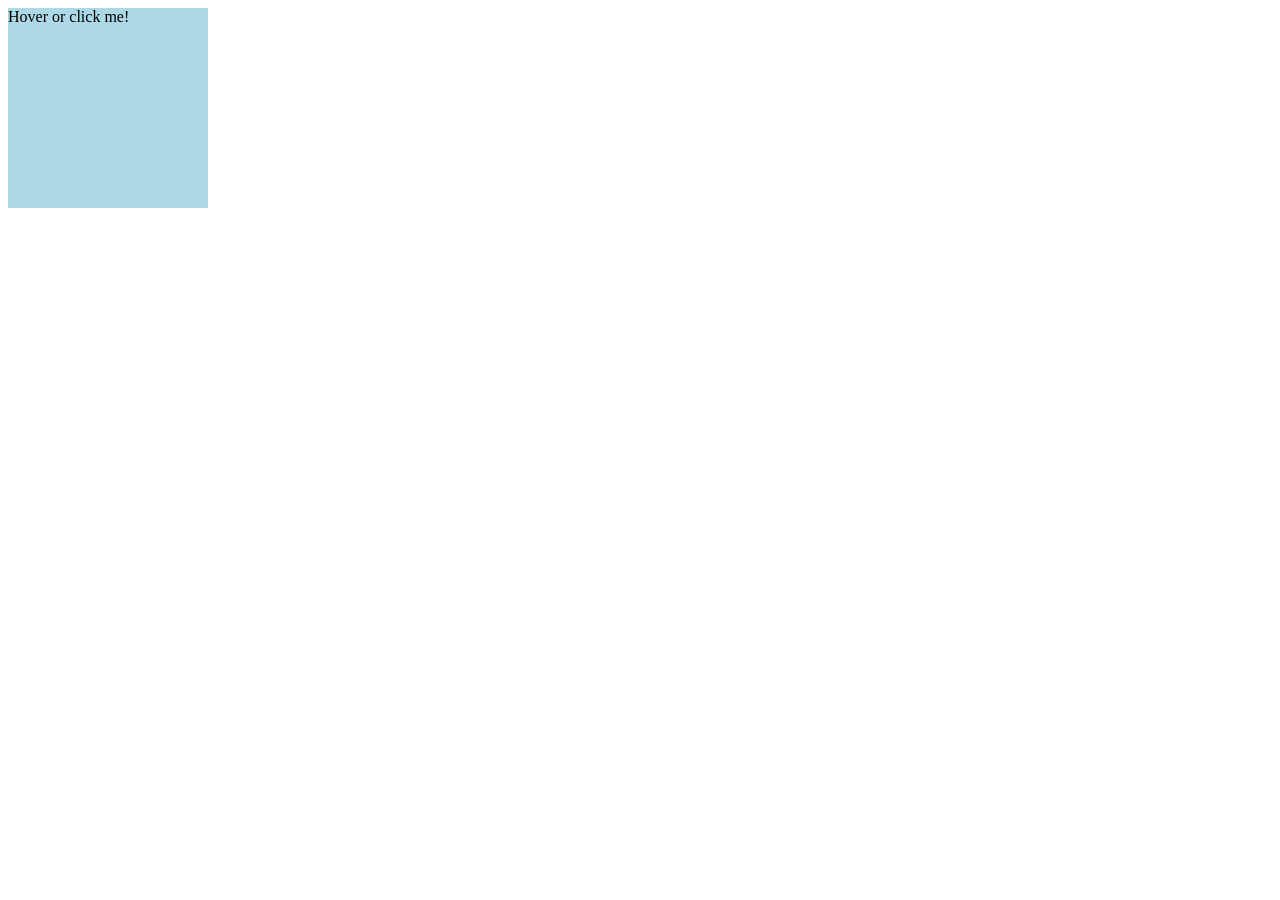
<file: pointerEvents.html>
<!DOCTYPE html>
<html lang="en">

<head>
    <meta charset="UTF-8">
    <meta name="viewport" content="width=device-width, initial-scale=1.0">
    <title>Document</title>
</head>

<body>

    <div id="myElement" style="width: 200px; height: 200px; background-color: lightblue;">
        Hover or click me!
    </div>
</body>
<script>
    function simulatePointerEvents() {
        const moveEvent = new PointerEvent("pointermove");
        const downEvent = new PointerEvent("pointerdown", {
            pointerId: 1,
            bubbles: true,
            cancelable: true,
            pointerType: "touch",
            width: 100,
            height: 100,
            isPrimary: true,
        });

        // Do something with the events
        // For example, you can dispatch them to an element
        const element = document.getElementById("myElement");
        element.dispatchEvent(moveEvent);
        element.dispatchEvent(downEvent);
    }

    // Call the function to simulate the pointer events
    simulatePointerEvents();
</script>

</html>
</file>
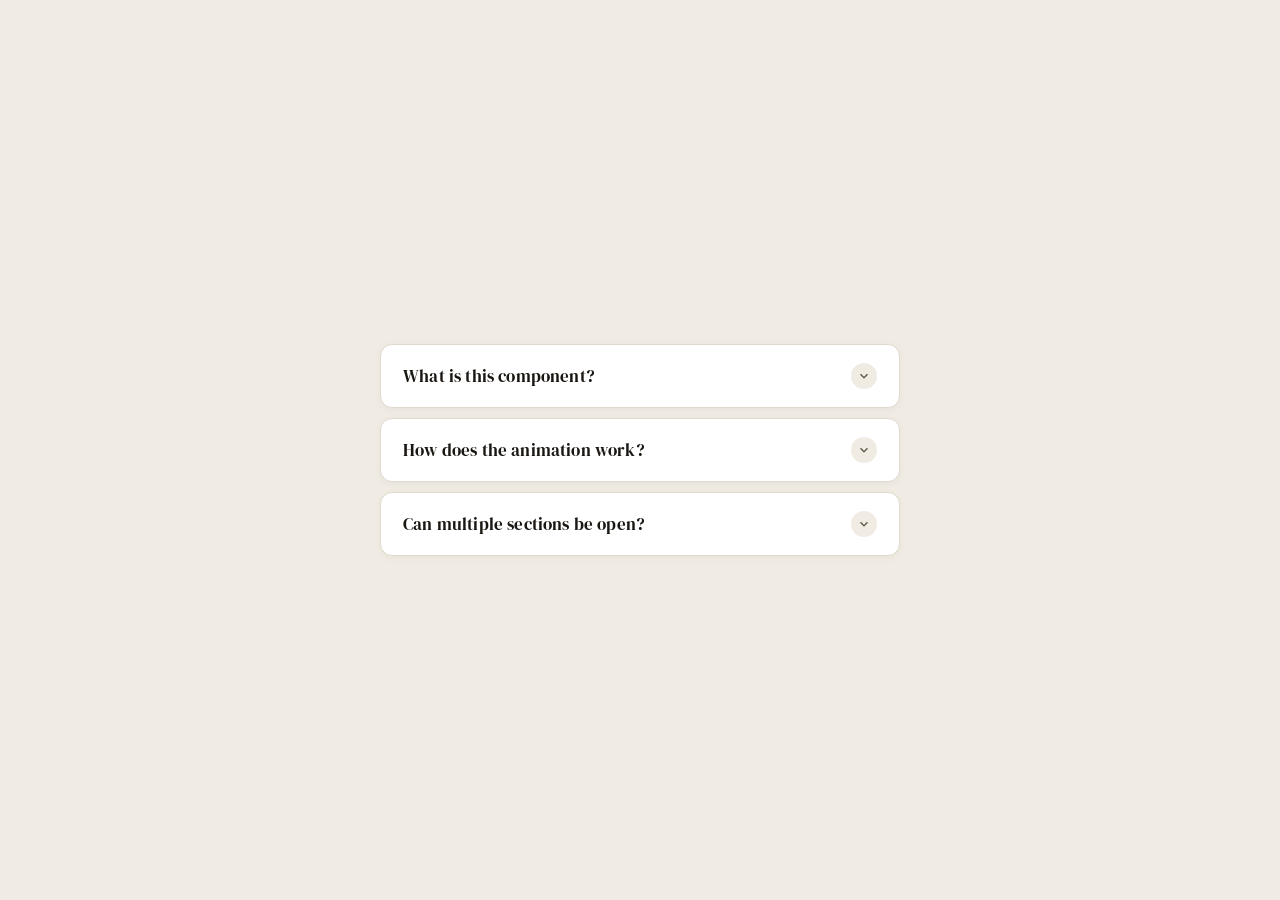
<file: toggleItem.html>
<!DOCTYPE html>
<html lang="en">
<head>
  <meta charset="UTF-8" />
  <meta name="viewport" content="width=device-width, initial-scale=1.0"/>
  <title>Expand / Collapse</title>
  <link href="https://fonts.googleapis.com/css2?family=DM+Serif+Display&family=DM+Sans:wght@400;500&display=swap" rel="stylesheet"/>
  <style>
    *, *::before, *::after { box-sizing: border-box; margin: 0; padding: 0; }

    body {
      min-height: 100vh;
      display: flex;
      align-items: center;
      justify-content: center;
      background: #f0ece4;
      font-family: 'DM Sans', sans-serif;
      padding: 2rem;
    }

    .accordion {
      width: 100%;
      max-width: 520px;
      display: flex;
      flex-direction: column;
      gap: 10px;
    }

    .item {
      background: #fff;
      border: 1.5px solid #e0d9ce;
      border-radius: 12px;
      overflow: hidden;
      box-shadow: 0 2px 8px rgba(0,0,0,0.04);
      transition: box-shadow 0.2s;
    }

    .item:hover { box-shadow: 0 4px 18px rgba(0,0,0,0.09); }

    .toggle {
      width: 100%;
      background: none;
      border: none;
      cursor: pointer;
      padding: 18px 22px;
      display: flex;
      align-items: center;
      justify-content: space-between;
      gap: 12px;
      text-align: left;
    }

    .toggle-label {
      font-family: 'DM Serif Display', serif;
      font-size: 1.05rem;
      color: #1a1612;
      letter-spacing: 0.01em;
    }

    .icon {
      width: 26px;
      height: 26px;
      border-radius: 50%;
      background: #f0ece4;
      display: flex;
      align-items: center;
      justify-content: center;
      flex-shrink: 0;
      transition: background 0.2s, transform 0.35s cubic-bezier(.4,0,.2,1);
    }

    .icon svg {
      width: 14px;
      height: 14px;
      stroke: #6b5e4e;
      stroke-width: 2.5;
      fill: none;
      transition: transform 0.35s cubic-bezier(.4,0,.2,1);
    }

    .item.open .icon {
      background: #1a1612;
      transform: rotate(0deg);
    }

    .item.open .icon svg {
      stroke: #f0ece4;
      transform: rotate(180deg);
    }

    .content {
      max-height: 0;
      overflow: hidden;
      transition: max-height 0.38s cubic-bezier(.4,0,.2,1), padding 0.3s;
      padding: 0 22px;
    }

    .item.open .content {
      max-height: 400px;
      padding: 0 22px 20px;
    }

    .content p {
      color: #5a4f44;
      font-size: 0.95rem;
      line-height: 1.7;
      border-top: 1px solid #ece7df;
      padding-top: 16px;
    }
  </style>
</head>
<body>

  <div class="accordion">

    <div class="item">
      <button class="toggle" onclick="toggleItem(this)">
        <span class="toggle-label">What is this component?</span>
        <span class="icon">
          <svg viewBox="0 0 24 24"><polyline points="6 9 12 15 18 9"/></svg>
        </span>
      </button>
      <div class="content">
        <p>This is a smooth expand/collapse accordion built with plain HTML, CSS, and vanilla JavaScript — no libraries or frameworks required.</p>
      </div>
    </div>

    <div class="item">
      <button class="toggle" onclick="toggleItem(this)">
        <span class="toggle-label">How does the animation work?</span>
        <span class="icon">
          <svg viewBox="0 0 24 24"><polyline points="6 9 12 15 18 9"/></svg>
        </span>
      </button>
      <div class="content">
        <p>The smooth slide uses a CSS <code>max-height</code> transition. When a section opens, the max-height expands from 0 to a large value, creating a fluid reveal effect.</p>
      </div>
    </div>

    <div class="item">
      <button class="toggle" onclick="toggleItem(this)">
        <span class="toggle-label">Can multiple sections be open?</span>
        <span class="icon">
          <svg viewBox="0 0 24 24"><polyline points="6 9 12 15 18 9"/></svg>
        </span>
      </button>
      <div class="content">
        <p>Yes! Each section toggles independently. Click any header to expand or collapse it without affecting the others.</p>
      </div>
    </div>

  </div>

  <script>
    function toggleItem(btn) {
      const item = btn.closest('.item');
      item.classList.toggle('open');
    }
  </script>

</body>
</html>
</file>
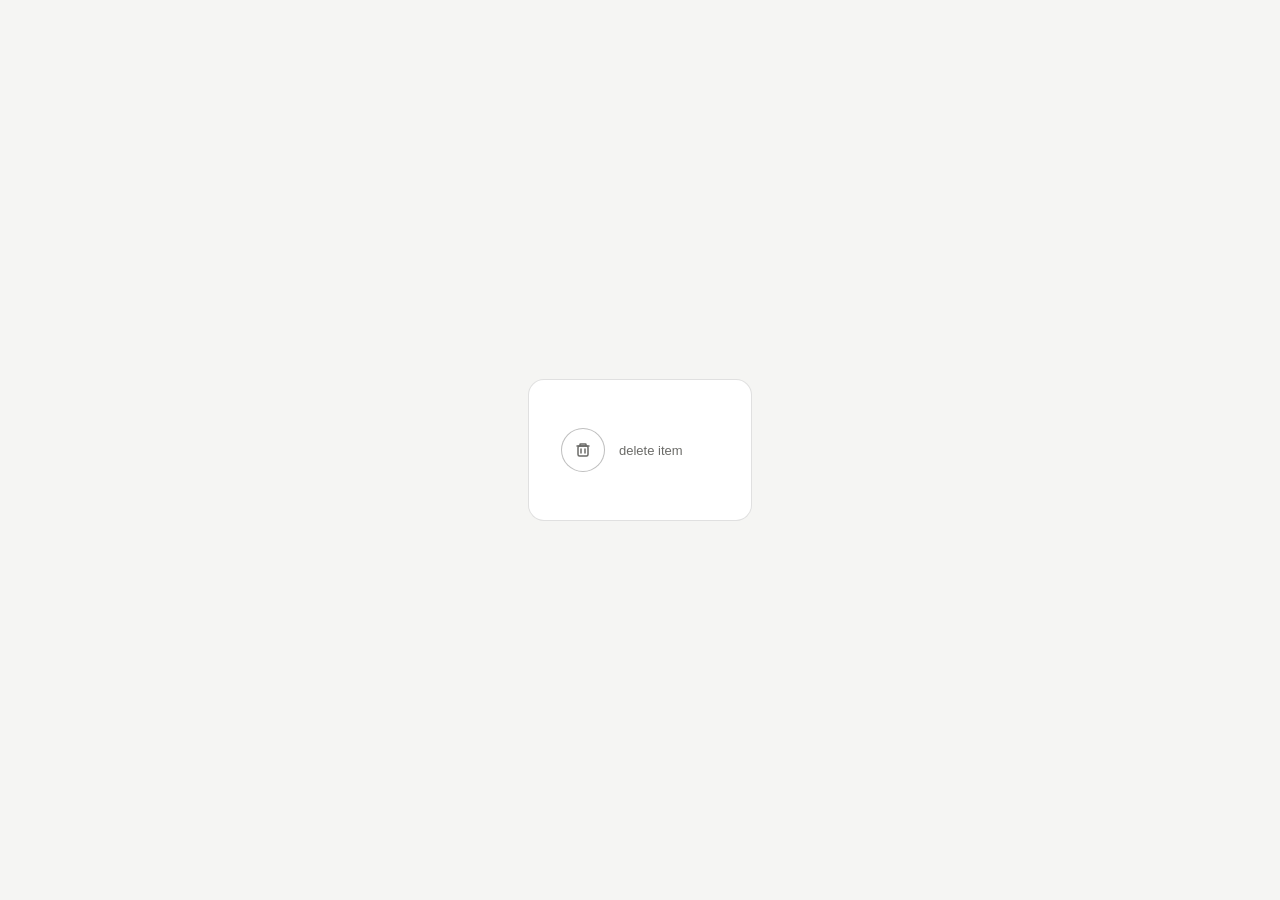
<file: trash_morph_delete_confirm (1).html>
<!DOCTYPE html>
<html lang="en">
<head>
  <meta charset="UTF-8" />
  <meta name="viewport" content="width=device-width, initial-scale=1.0" />
  <title>Trash morph — delete confirm</title>
  <style>
    *, *::before, *::after { box-sizing: border-box; margin: 0; padding: 0; }

    :root {
      --color-bg: #f5f5f3;
      --color-surface: #ffffff;
      --color-border: rgba(0,0,0,0.12);
      --color-border-hover: rgba(0,0,0,0.25);
      --color-text-primary: #1a1a1a;
      --color-text-secondary: #6b6b68;
      --color-text-danger: #a32d2d;
      --color-text-success: #3b6d11;
      --color-bg-danger: #fcebeb;
      --color-bg-success: #eaf3de;
      --color-border-danger: #f09595;
      --color-border-success: #97c459;
    }

    @media (prefers-color-scheme: dark) {
      :root {
        --color-bg: #1c1c1a;
        --color-surface: #2a2a27;
        --color-border: rgba(255,255,255,0.12);
        --color-border-hover: rgba(255,255,255,0.28);
        --color-text-primary: #f0efe8;
        --color-text-secondary: #9b9a93;
        --color-text-danger: #f09595;
        --color-text-success: #97c459;
        --color-bg-danger: #501313;
        --color-bg-success: #173404;
        --color-border-danger: #a32d2d;
        --color-border-success: #3b6d11;
      }
    }

    body {
      font-family: -apple-system, BlinkMacSystemFont, 'Segoe UI', sans-serif;
      background: var(--color-bg);
      color: var(--color-text-primary);
      min-height: 100vh;
      display: flex;
      align-items: center;
      justify-content: center;
    }

    .stage {
      display: flex;
      align-items: center;
      justify-content: center;
      padding: 3rem 2rem;
      background: var(--color-surface);
      border-radius: 16px;
      border: 0.5px solid var(--color-border);
    }

    .delete-group {
      display: flex;
      align-items: center;
      position: relative;
    }

    .btn {
      display: inline-flex;
      align-items: center;
      justify-content: center;
      cursor: pointer;
      border: none;
      border-radius: 50%;
      transition: background 0.15s, transform 0.1s, opacity 0.2s;
      flex-shrink: 0;
    }
    .btn:active { transform: scale(0.92); }

    .trash-btn {
      width: 44px; height: 44px;
      background: var(--color-surface);
      border: 0.5px solid var(--color-border-hover);
    }
    .trash-btn:hover { background: var(--color-bg-danger); }
    .trash-btn:hover .trash-icon { stroke: var(--color-text-danger); }

    .confirm-btn {
      width: 40px; height: 40px;
      background: var(--color-bg-success);
      border: 0.5px solid var(--color-border-success);
    }
    .confirm-btn:hover { opacity: 0.8; }

    .cancel-btn {
      width: 40px; height: 40px;
      background: var(--color-surface);
      border: 0.5px solid var(--color-border);
    }
    .cancel-btn:hover { background: var(--color-bg); }

    .action-btns {
      display: flex;
      align-items: center;
      gap: 8px;
      overflow: hidden;
      max-width: 0;
      opacity: 0;
      transition: max-width 0.35s cubic-bezier(0.4,0,0.2,1), opacity 0.25s ease, margin-left 0.35s cubic-bezier(0.4,0,0.2,1);
      margin-left: 0;
    }
    .action-btns.open {
      max-width: 120px;
      opacity: 1;
      margin-left: 10px;
    }

    .label-text {
      font-size: 13px;
      color: var(--color-text-secondary);
      margin-left: 14px;
      min-width: 100px;
      transition: opacity 0.2s, color 0.2s;
    }

    .trash-icon {
      stroke: var(--color-text-secondary);
      transition: stroke 0.15s;
    }

    .flash-success { animation: flashGreen 0.5s ease forwards; }
    .flash-cancel  { animation: flashGray  0.4s ease forwards; }

    @keyframes flashGreen {
      0%   { background: var(--color-bg-success); }
      60%  { background: var(--color-bg-success); }
      100% { background: var(--color-surface); }
    }
    @keyframes flashGray {
      0%   { background: var(--color-bg); }
      100% { background: var(--color-surface); }
    }
  </style>
</head>
<body>
  <div class="stage">
    <div class="delete-group">
      <button class="btn trash-btn" id="trashBtn" aria-label="Delete">
        <svg class="trash-icon" width="18" height="18" viewBox="0 0 18 18" fill="none"
             stroke-width="1.5" stroke-linecap="round" stroke-linejoin="round">
          <polyline points="3,5 15,5"/>
          <path d="M6 5V3.5A0.5 0.5 0 0 1 6.5 3h5a0.5 0.5 0 0 1 0.5 0.5V5"/>
          <rect x="4" y="5" width="10" height="10" rx="1.5"/>
          <line x1="7" y1="8" x2="7" y2="12"/>
          <line x1="11" y1="8" x2="11" y2="12"/>
        </svg>
      </button>

      <div class="action-btns" id="actionBtns">
        <button class="btn confirm-btn" id="confirmBtn" aria-label="Confirm delete">
          <svg width="16" height="16" viewBox="0 0 16 16" fill="none"
               stroke="var(--color-text-success)" stroke-width="2"
               stroke-linecap="round" stroke-linejoin="round">
            <polyline points="2.5,8 6.5,12 13.5,4"/>
          </svg>
        </button>
        <button class="btn cancel-btn" id="cancelBtn" aria-label="Cancel">
          <svg width="12" height="12" viewBox="0 0 12 12" fill="none"
               stroke="var(--color-text-secondary)" stroke-width="1.5" stroke-linecap="round">
            <line x1="1" y1="1" x2="11" y2="11"/>
            <line x1="11" y1="1" x2="1" y2="11"/>
          </svg>
        </button>
      </div>

      <span class="label-text" id="labelText">delete item</span>
    </div>
  </div>

  <script>
    const trash      = document.getElementById('trashBtn');
    const actions    = document.getElementById('actionBtns');
    const confirmBtn = document.getElementById('confirmBtn');
    const cancelBtn  = document.getElementById('cancelBtn');
    const label      = document.getElementById('labelText');

    let open = false;

    function openConfirm() {
      open = true;
      actions.classList.add('open');
      trash.style.borderColor = 'var(--color-border-danger)';
      label.textContent = 'are you sure?';
      label.style.color = 'var(--color-text-danger)';
    }

    function closeConfirm() {
      open = false;
      actions.classList.remove('open');
      trash.style.borderColor = '';
      label.textContent = 'delete item';
      label.style.color = 'var(--color-text-secondary)';
    }

    trash.addEventListener('click', () => { if (!open) openConfirm(); });

    confirmBtn.addEventListener('click', () => {
      trash.classList.add('flash-success');
      label.textContent = 'deleted!';
      label.style.color = 'var(--color-text-success)';
      actions.classList.remove('open');
      open = false;
      trash.style.borderColor = '';
      setTimeout(() => {
        trash.classList.remove('flash-success');
        label.textContent = 'delete item';
        label.style.color = 'var(--color-text-secondary)';
      }, 1400);
    });

    cancelBtn.addEventListener('click', () => {
      trash.classList.add('flash-cancel');
      setTimeout(() => trash.classList.remove('flash-cancel'), 400);
      closeConfirm();
    });
  </script>
</body>
</html>
</file>
